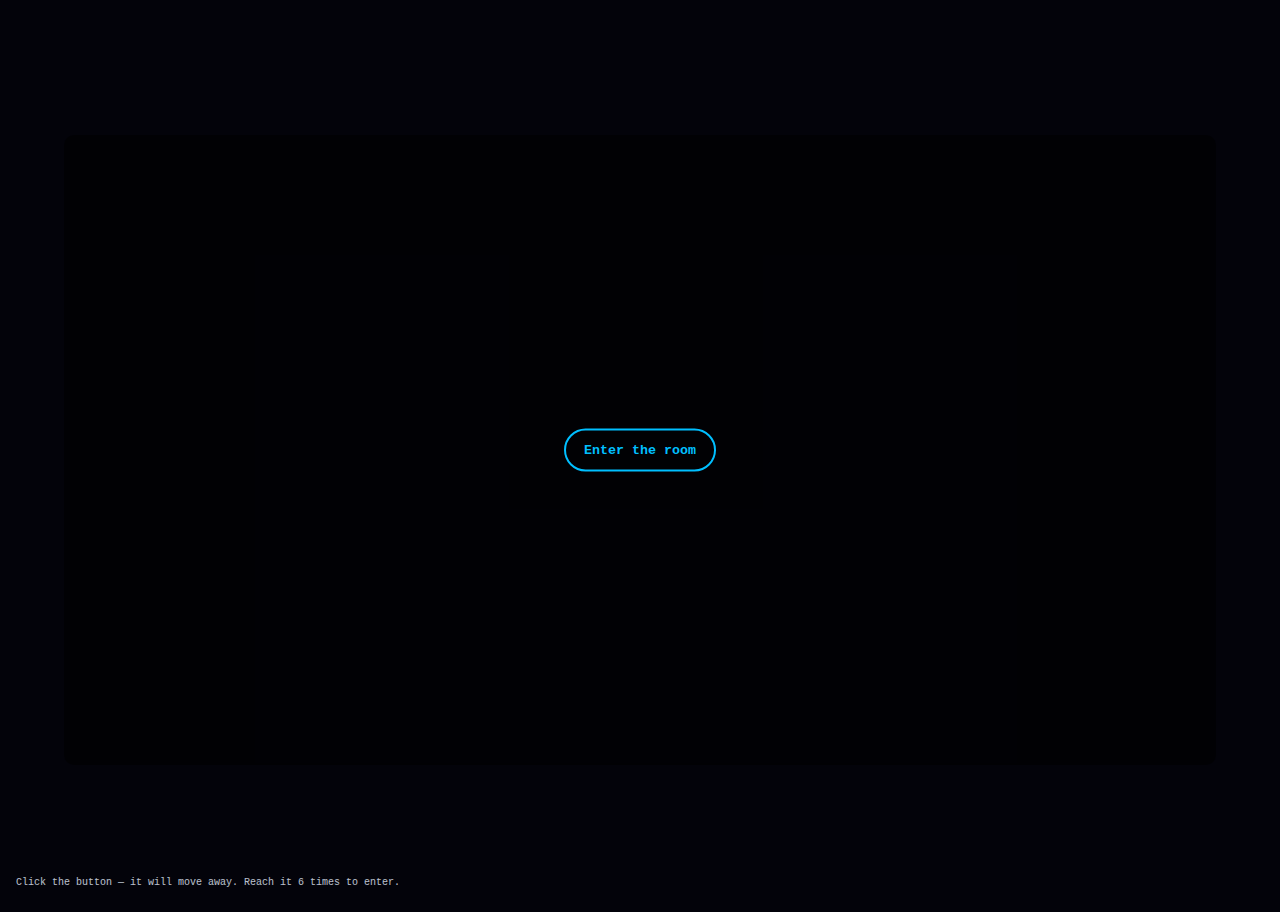
<file: index.html>
<!DOCTYPE html>
<html lang="en">

<head>
    <meta charset="UTF-8">
    <meta name="viewport" content="width=device-width, initial-scale=1.0">
    <title>Elden Ring</title>
    <link rel="icon" type="image/png" href="smilefavicon.png">
    <link rel="stylesheet" href="style.css">
</head>

<body>
    <div class="mainpage" id="mainpage">
        <section class="stage" id="landing">
            <div class="landing">
                <div class="container" id="container">
                    <button id="fake" class="fakebutton">Enter the room</button>
                </div>
                <div class="hint">Click the button — it will move away. Reach it 6 times to enter.</div>
            </div>
        </section>
        <section class="stage hidden" id="room">
            <div class="room">
                <div style="font-weight:700;margin-bottom:10px">The Room — find the red word and type it below</div>
                <div class="box" id="box">
                    <div class="scene" id="scene"></div>
                    <div class="veil" id="veil"></div>
                    <div class="success" id="success">Correct — you found it!</div>
                </div>
                <div class="controls">
                    <input id="answer" class="input" placeholder="Type the red word here" autocomplete="off" />
                    <button id="submit" class="submit">Submit</button>
                    <div class="msg small" id="feedback">Find the red word in the room.</div>
                </div>
            </div>
        </section>
    </div>
    <script src="script.js"></script>
</body>

</html>
</file>
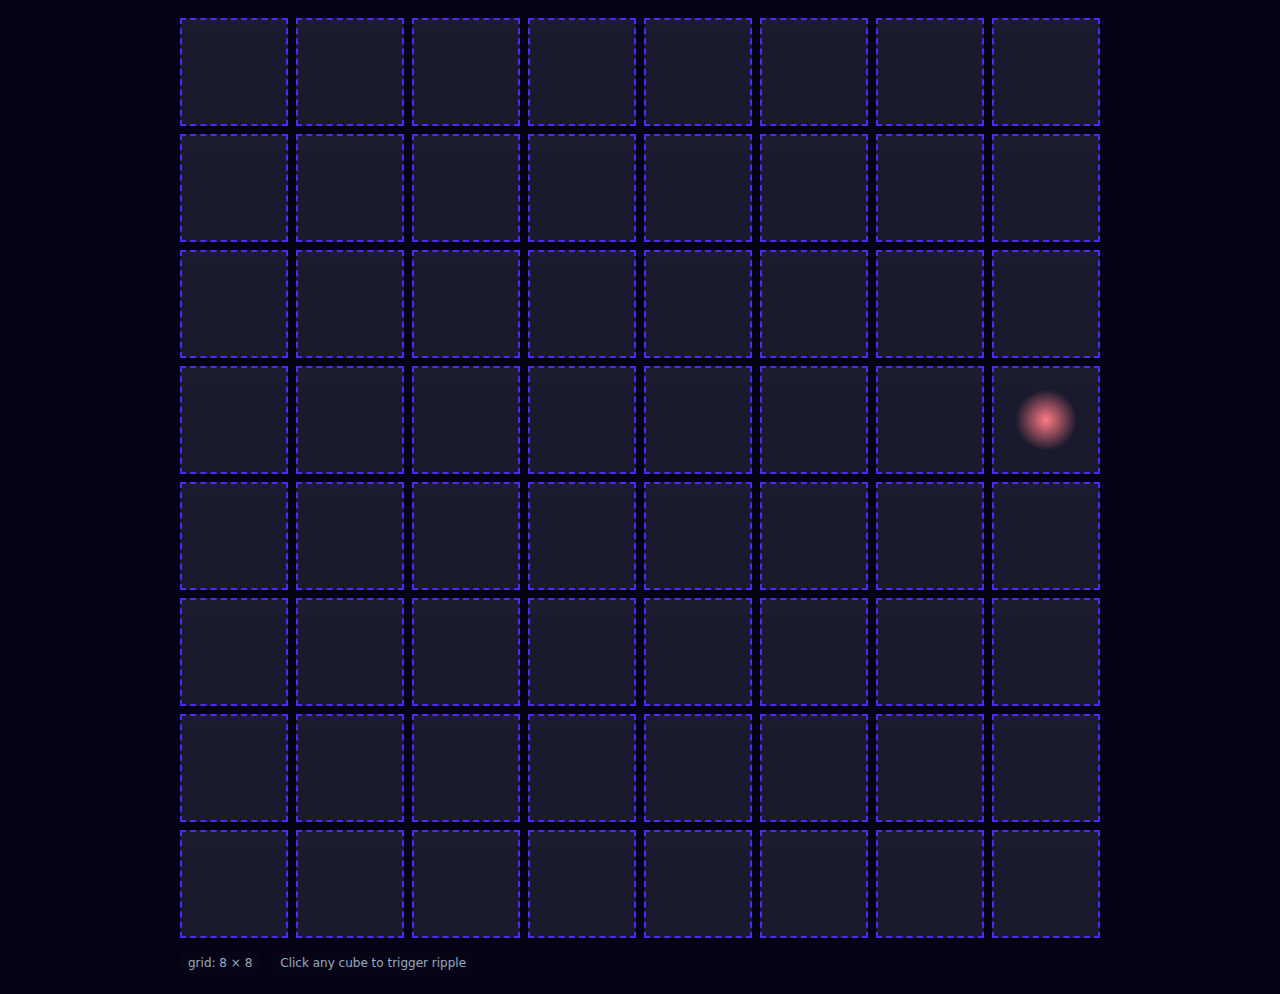
<file: hehe.html>
<!doctype html>
<html lang="en">

<head>
    <meta charset="utf-8" />
    <meta name="viewport" content="width=device-width,initial-scale=1" />
    <title>Vanilla Cubes</title>
    <style>
        :root {
            --grid-size: 8;
            --max-angle: 60deg;
            /* used as fallback for CSS animations - actual angle from JS */
            --cube-radius: 24px;
            --face-color: #1a1a2e;
            --face-border: 2px dashed #5227FF;
            --ripple-color: #ff6b6b;
            --ripple-speed: 1.5s;
            --gap: 5%;
            --scene-width: min(920px, 94vw);
        }

        /* Layout */
        body {
            margin: 0;
            min-height: 100vh;
            display: grid;
            place-items: center;
            font-family: Inter, system-ui, monospace;
            background: #050213;
            color: #e8eefc;
            padding: 18px;
        }

        .wrap {
            width: var(--scene-width);
            max-width: 100%;
        }

        .scene {
            width: 100%;
            aspect-ratio: 1/1;
            display: grid;
            grid-template-columns: repeat(var(--grid-size), 1fr);
            gap: 8px;
            perspective: 1200px;
            position: relative;
            user-select: none;
        }

        /* Each cube container keeps a 3D preserve-3d context */
        .cube {
            position: relative;
            width: 100%;
            height: 100%;
            transform-style: preserve-3d;
            transition: transform 700ms cubic-bezier(.2, .9, .2, 1);
            will-change: transform;
            --px: 0deg;
            --py: 0deg;
            /* dynamic tilt set by JS inline style */
        }

        /* faces common */
        .face {
            position: absolute;
            inset: 0;
            display: flex;
            align-items: center;
            justify-content: center;
            background: var(--face-color);
            border: var(--face-border);
            box-sizing: border-box;
            backface-visibility: hidden;
            -webkit-backface-visibility: hidden;
            overflow: hidden;
        }

        /* Each face transform uses the cube size and radius. JS sets --rz and --size on each cube */
        .face.front {
            transform: translateZ(calc(var(--rz)));
        }

        .face.back {
            transform: rotateY(180deg) translateZ(calc(var(--rz)));
        }

        .face.right {
            transform: rotateY(90deg) translateZ(calc(var(--rz)));
        }

        .face.left {
            transform: rotateY(-90deg) translateZ(calc(var(--rz)));
        }

        .face.top {
            transform: rotateX(90deg) translateZ(calc(var(--rz)));
        }

        .face.bottom {
            transform: rotateX(-90deg) translateZ(calc(var(--rz)));
        }

        /* subtle inner shadow and texture */
        .face::after {
            content: "";
            position: absolute;
            inset: 0;
            background: linear-gradient(180deg, rgba(255, 255, 255, 0.01), transparent 30%);
            pointer-events: none;
        }

        /* ripple overlay (appears on click) */
        .ripple {
            position: absolute;
            inset: 0;
            pointer-events: none;
            mix-blend-mode: screen;
            opacity: 0;
            transition: opacity .18s ease;
        }

        .ripple.show {
            opacity: 1;
            animation: ripplePulse var(--ripple-speed) ease-out;
        }

        @keyframes ripplePulse {
            0% {
                transform: scale(0.2);
                opacity: 0.95;
                filter: blur(0);
            }

            60% {
                transform: scale(1.1);
                opacity: 0.45;
                filter: blur(2px);
            }

            100% {
                transform: scale(1.5);
                opacity: 0;
                filter: blur(6px);
            }
        }

        /* small active pop for clicked cubes */
        .cube.clicked {
            transform: translateZ(6px) scale(1.02) rotateX(var(--px)) rotateY(var(--py));
            transition: transform 320ms cubic-bezier(.2, .9, .2, 1);
        }

        /* make cubes responsive: they are squares through grid and aspect-ratio in parent */
        @media (max-width: 720px) {
            :root {
                --grid-size: 6;
            }
        }

        /* helper small explanatory UI */
        .info {
            margin-top: 12px;
            font-size: 13px;
            color: #cfe7ff;
            opacity: 0.9;
            display: flex;
            gap: 12px;
            align-items: center;
            flex-wrap: wrap;
        }

        .info span {
            opacity: 0.8;
            font-size: 12px;
            background: rgba(255, 255, 255, 0.02);
            padding: 6px 8px;
            border-radius: 8px
        }
    </style>
</head>

<body>

    <div class="wrap">
        <div id="scene" class="scene" aria-hidden="false"></div>
        <div class="info" id="info">
            <span id="cfg">grid: 8 × 8</span>
            <span>Click any cube to trigger ripple</span>
        </div>
    </div>

    <script>
        /* ---------- Configuration (like props) ---------- */
        const config = {
            gridSize: 8,
            maxAngle: 60,             // degrees
            radius: 4,                // px depth multiplier (will be scaled by cube size)
            borderStyle: "2px dashed #5227FF",
            faceColor: "#1a1a2e",
            rippleColor: "#ff6b6b",
            rippleSpeed: 1.5,         // seconds
            autoAnimate: true,
            rippleOnClick: true
        };

        /* ---------- Utility ---------- */
        function cssVar(name, value) { document.documentElement.style.setProperty(name, value); }

        /* Apply some root CSS vars so user can tune globally if needed */
        cssVar('--grid-size', config.gridSize);
        cssVar('--face-color', config.faceColor);
        cssVar('--face-border', config.borderStyle);
        cssVar('--ripple-speed', config.rippleSpeed + 's');

        /* ---------- Build grid ---------- */
        const scene = document.getElementById('scene');
        scene.style.gridTemplateColumns = `repeat(${config.gridSize}, 1fr)`;
        document.getElementById('cfg').textContent = `grid: ${config.gridSize} × ${config.gridSize}`;

        /* Create cubes */
        const cubes = [];

        function makeCube(index) {
            const cube = document.createElement('div');
            cube.className = 'cube';
            // each cube needs a size-aware translateZ (we set later once layout measured)
            // faces
            const faces = ['front', 'back', 'left', 'right', 'top', 'bottom'];
            for (const f of faces) {
                const face = document.createElement('div');
                face.className = 'face face--' + f + ' face-' + f;
                face.dataset.face = f;
                cube.appendChild(face);
            }
            // ripple overlay (for color pulse)
            const ripple = document.createElement('div');
            ripple.className = 'ripple';
            ripple.style.background = `radial-gradient(circle at 50% 50%, ${config.rippleColor} 0%, rgba(255,255,255,0) 40%)`;
            cube.appendChild(ripple);

            // store ref
            cubes.push({ node: cube, ripple });
            return cube;
        }

        function buildGrid() {
            scene.innerHTML = '';
            cubes.length = 0;
            const total = config.gridSize * config.gridSize;
            for (let i = 0; i < total; i++) {
                const c = makeCube(i);
                scene.appendChild(c);
            }
            // after DOM attached, size cubes
            requestAnimationFrame(resizeAllCubes);
        }

        /* ---------- sizing: compute translateZ from cube size and configured radius ---------- */
        function resizeAllCubes() {
            const cubeEl = scene.querySelector('.cube');
            if (!cubeEl) return;
            // computed cube pixel size from grid cell
            const cell = cubeEl.getBoundingClientRect();
            const size = Math.min(cell.width, cell.height);
            // compute translateZ: multiply 'radius' by a fraction of size so depth scales
            const rz = Math.max(6, Math.floor(size * (config.radius / 24))); // scale factor tuned experimentally
            // set each cube's CSS variable for --rz (translateZ)
            for (const { node } of cubes) {
                node.style.setProperty('--rz', rz + 'px');
                // initialize rotation variables (px / py) inline so CSS uses them
                node.style.setProperty('--px', '0deg');
                node.style.setProperty('--py', '0deg');
                // initial transform (no tilt)
                node.style.transform = `rotateX(0deg) rotateY(0deg)`;
            }
        }

        /* ---------- interactions: ripple on click and per-cube animation ---------- */
        function playRippleAt(index) {
            // ripple effect radiates from clicked cube — animate cubes with delay by distance
            const cx = Math.floor(index / config.gridSize);
            const cy = index % config.gridSize;
            const centerNode = cubes[index].node;
            const centerRect = centerNode.getBoundingClientRect();

            cubes.forEach((entry, i) => {
                const r = entry.node.getBoundingClientRect();
                // compute grid coords of this cube
                const ix = Math.floor(i / config.gridSize);
                const iy = i % config.gridSize;
                const dist = Math.hypot(ix - cx, iy - cy);
                const delay = dist * 60; // ms per grid distance
                setTimeout(() => {
                    triggerSingleCubeAnimation(entry.node, entry.ripple);
                }, delay);
            });
        }

        function triggerSingleCubeAnimation(node, rippleEl) {
            // choose a random tilt within range
            const angleX = (Math.random() - 0.5) * config.maxAngle * 0.5; // milder X
            const angleY = (Math.random() - 0.5) * config.maxAngle;
            node.style.setProperty('--px', angleX + 'deg');
            node.style.setProperty('--py', angleY + 'deg');
            node.classList.add('clicked');
            // show colored ripple overlay
            if (config.rippleOnClick) {
                rippleEl.classList.remove('show'); // reset
                void rippleEl.offsetWidth;
                rippleEl.style.animationDuration = config.rippleSpeed + 's';
                rippleEl.classList.add('show');
                // remove ripple show after animation
                setTimeout(() => rippleEl.classList.remove('show'), config.rippleSpeed * 1000 + 80);
            }
            // settle back after short time
            setTimeout(() => {
                node.classList.remove('clicked');
                node.style.setProperty('--px', '0deg');
                node.style.setProperty('--py', '0deg');
                node.style.transform = `rotateX(0deg) rotateY(0deg)`;
            }, 420 + Math.random() * 220);
        }

        /* ---------- attach click handler on scene to detect clicked cube ---------- */
        scene.addEventListener('pointerdown', (ev) => {
            const targetCube = ev.target.closest('.cube');
            if (!targetCube) return;
            const index = Array.prototype.indexOf.call(scene.children, targetCube);
            if (index < 0) return;
            if (config.rippleOnClick) playRippleAt(index);
            else triggerSingleCubeAnimation(cubes[index].node, cubes[index].ripple);
        });

        /* ---------- optional autoAnimate: randomly nudge cubes periodically ---------- */
        let autoAnimTimer = null;
        function startAutoAnimate() {
            if (!config.autoAnimate) return;
            stopAutoAnimate();
            autoAnimTimer = setInterval(() => {
                // pick a random cube and nudge it
                const i = Math.floor(Math.random() * cubes.length);
                if (cubes[i]) triggerSingleCubeAnimation(cubes[i].node, cubes[i].ripple);
            }, 800 + Math.random() * 900);
        }
        function stopAutoAnimate() {
            if (autoAnimTimer) { clearInterval(autoAnimTimer); autoAnimTimer = null; }
        }

        /* ---------- initialization ---------- */
        buildGrid();
        startAutoAnimate();
        window.addEventListener('resize', () => { resizeAllCubes(); });

        /* expose config for debugging in console */
        window._CUBES = { config, rebuild: () => { buildGrid(); startAutoAnimate(); } };

    </script>
</body>

</html>
</file>
<file: style.css>
* {
    box-sizing: border-box;
    margin: 0
}

html,
body {
    height: 100%
}

body {
    font-family: 'Courier New', Courier, monospace;
    display: grid;
    place-items: center;
    background: #03030a;
    color: #e6f0ff
}

.app {
    width: min(920px, 94vw);
    height: 620px;
    border-radius: 12px;
    overflow: hidden;
    position: relative;
    background: linear-gradient(180deg, #071022, #02030a);
    box-shadow: 0 18px 60px rgba(0, 0, 0, .6)
}

.stage {
    position: absolute;
    inset: 0;
    display: grid;
    place-items: center;
    transition: opacity .5s ease, transform .5s ease
}

.stage.hidden {
    opacity: 0;
    pointer-events: none;
    transform: translateY(12px)
}

.landing {
    position: relative;
    width: 100%;
    height: 100%;
    display: flex;
    align-items: center;
    justify-content: center
}

.container {
    width: 90%;
    height: 70%;
    border-radius: 10px;
    background: rgba(0, 0, 0, 0.532);
    position: relative;
    display: block
}

.fakebutton {
    font-family: 'Courier New', Courier, monospace;
    font-weight: 800;
    position: absolute;
    left: 50%;
    top: 50%;
    transform: translate(-50%, -50%);
    padding: 12px 18px;
    border-radius: 1000px;
    border: 2px solid #00bfff;
    background: transparent;
    color: #00bfff;
    cursor: pointer;
    transition: transform .45s cubic-bezier(.2, .9, .2, 1), left .45s ease, top .45s ease
}

.hint {
    position: absolute;
    left: 16px;
    bottom: 12px;
    font-size: 10px;
    opacity: .8
}

.room {
    padding: 18px;
    width: 100%;
    height: 100%
}

.room-title {
  font-weight: 700;
  margin-bottom: 10px;
}

.box {
  height: 380px;
  border-radius: 10px;
  overflow: hidden;
  background: #081018;
  position: relative;
}

.scene {
  position: absolute;
  padding: 18px;
  z-index: 1;
  width: calc(100% - 24px);
  height: calc(100% - 24px);
  overflow: hidden;
}


.veil {
    /* height: 100%; */
    /* width: 100%; */
  position: absolute;
  inset: 12px;
  z-index: 4;
  pointer-events: none;
  border-radius: 8px;
  --spotlight: 85px;
  background: radial-gradient(
    circle at var(--mx, 50%) var(--my, 50%),
    rgba(0,0,0,0) 0px,
    rgba(0,0,0,0) calc(var(--spotlight) - 10px),
    rgba(0,0,0,0.96) calc(var(--spotlight) + 30px)
  );
}

.obj {
  position: absolute;
  font-size: 40px;
  color: #cfe7ff;
  user-select: none;
  transform-origin: center;
  transition: transform .2s ease;
  cursor: default;
}
.obj:hover { transform: translateY(-6px); }
.key {
  position: absolute;
  z-index: 2;
  font-size: 40px;
  transform: translate(-50%, -50%);
  cursor: pointer;
  transition: transform .2s ease, opacity .2s ease;
  pointer-events: auto;
}

.key.clicked {
  transform: translate(-50%, -50%) scale(1);
}

.success {
  position: absolute;
  inset: 0;
  display: grid;
  place-items: center;
  z-index: 6;
  background: rgba(0, 0, 0);
  color: #fff;
  font-size: 20px;
  display: none;
  border-radius: 10px;
}
.success.show { display: grid; }
</file>
